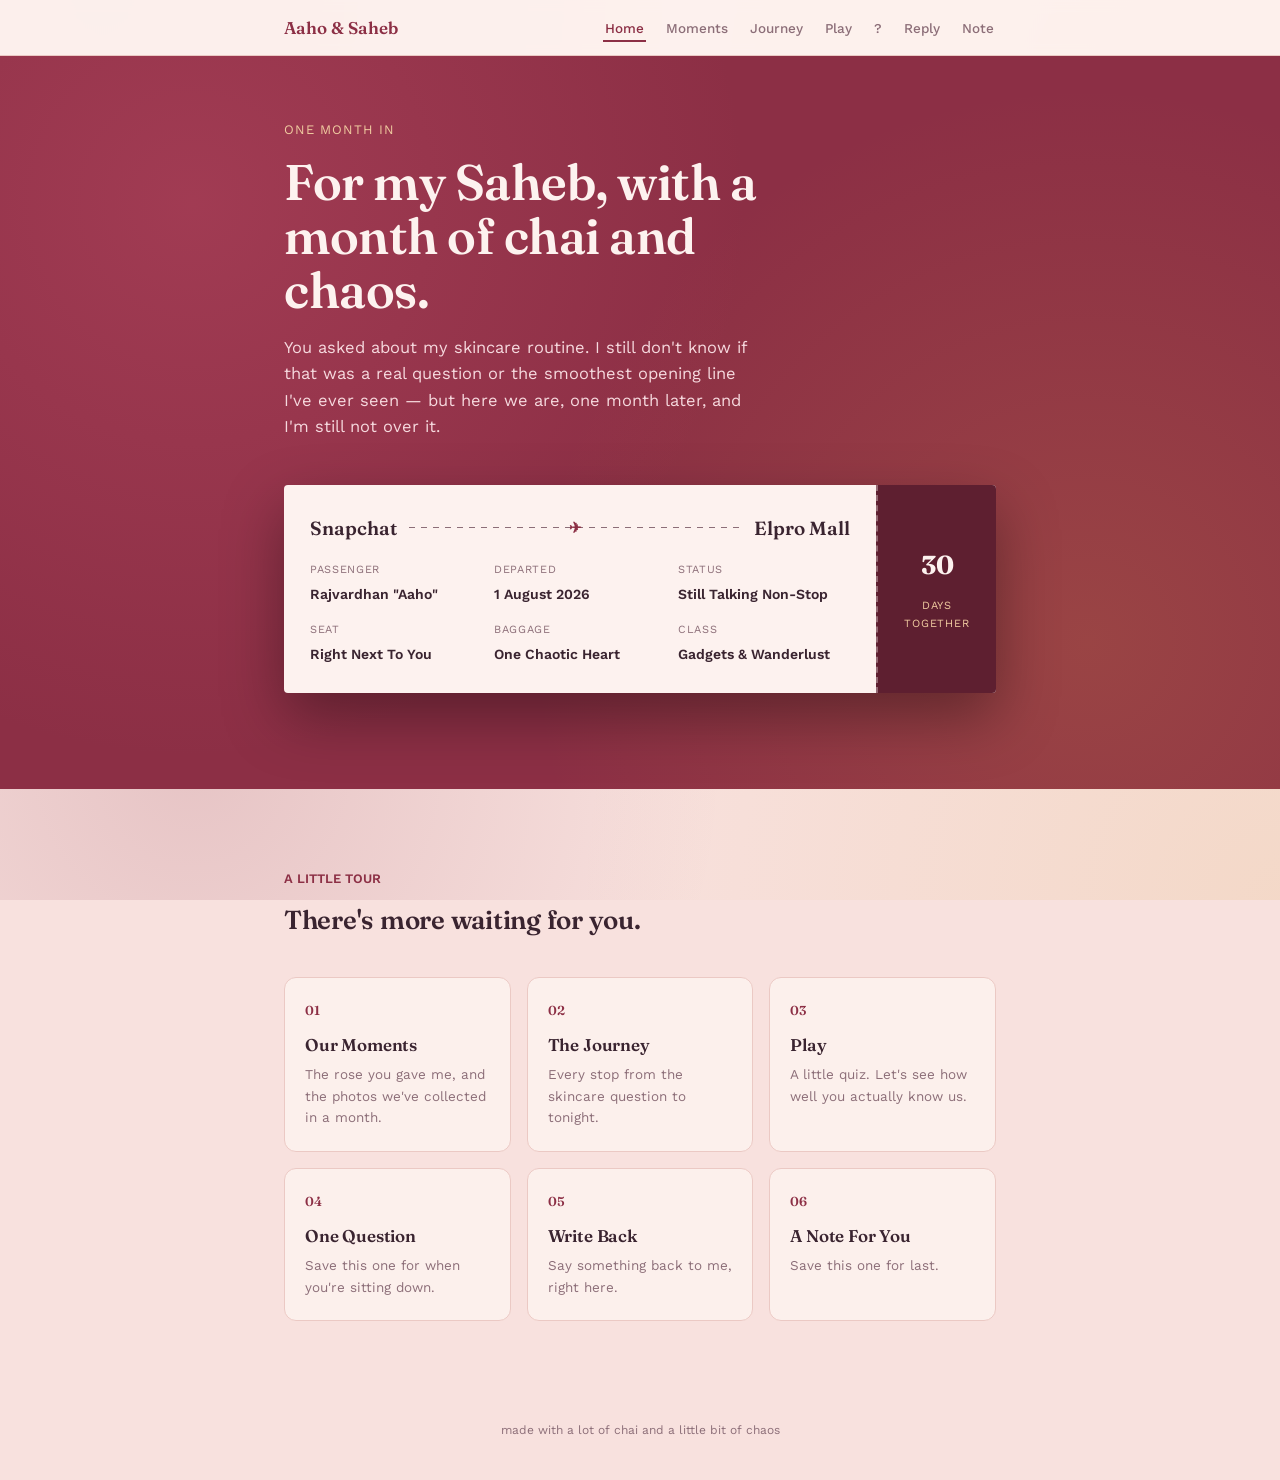
<file: index.html>
<!DOCTYPE html>
<html lang="en">
<head>
<meta charset="UTF-8">
<meta name="viewport" content="width=device-width, initial-scale=1.0">
<title>For Saheb</title>
<link rel="stylesheet" href="style.css">
<style>body{ --page-accent: var(--maroon); --page-wash: rgba(140,47,69,0.16); --page-wash-2: rgba(217,164,65,0.14); }</style>
</head>
<body>

<div class="hearts-bg" id="heartsBg"></div>

<nav class="site-nav">
  <div class="wrap">
    <div class="brand">Aaho & Saheb</div>
    <ul>
      <li><a href="index.html" class="active">Home</a></li>
      <li><a href="moments.html">Moments</a></li>
      <li><a href="journey.html">Journey</a></li>
      <li><a href="play.html">Play</a></li>
      <li><a href="propose.html">?</a></li>
      <li><a href="message.html">Reply</a></li>
      <li><a href="closing.html">Note</a></li>
    </ul>
  </div>
</nav>

<section class="hero">
  <div class="wrap">
    <div class="eyebrow">ONE MONTH IN</div>
    <h1>For my Saheb, with a month of chai and chaos.</h1>
    <p class="sub">You asked about my skincare routine. I still don't know if that was a real question or the smoothest opening line I've ever seen — but here we are, one month later, and I'm still not over it.</p>

    <div class="ticket">
      <div class="ticket-main">
        <div class="ticket-route">
          <span>Snapchat</span>
          <span class="line"></span>
          <span>Elpro Mall</span>
        </div>
        <div class="ticket-grid">
          <div class="ticket-field">
            <div class="label">PASSENGER</div>
            <div class="value">Rajvardhan "Aaho"</div>
          </div>
          <div class="ticket-field">
            <div class="label">DEPARTED</div>
            <div class="value">1 August 2026</div>
          </div>
          <div class="ticket-field">
            <div class="label">STATUS</div>
            <div class="value">Still Talking Non-Stop</div>
          </div>
          <div class="ticket-field">
            <div class="label">SEAT</div>
            <div class="value">Right Next To You</div>
          </div>
          <div class="ticket-field">
            <div class="label">BAGGAGE</div>
            <div class="value">One Chaotic Heart</div>
          </div>
          <div class="ticket-field">
            <div class="label">CLASS</div>
            <div class="value">Gadgets & Wanderlust</div>
          </div>
        </div>
      </div>
      <div class="ticket-stub">
        <div class="stub-num">30</div>
        <div class="stub-label">DAYS<br>TOGETHER</div>
      </div>
    </div>
  </div>
</section>

<section class="home-preview">
  <div class="wrap">
    <div class="page-band" style="padding:0;">
      <div class="kicker">A LITTLE TOUR</div>
      <h1 style="font-size:26px;">There's more waiting for you.</h1>
    </div>
    <div class="preview-grid">
      <a class="preview-card" href="moments.html">
        <div class="num">01</div>
        <h3>Our Moments</h3>
        <p>The rose you gave me, and the photos we've collected in a month.</p>
      </a>
      <a class="preview-card" href="journey.html">
        <div class="num">02</div>
        <h3>The Journey</h3>
        <p>Every stop from the skincare question to tonight.</p>
      </a>
      <a class="preview-card" href="play.html">
        <div class="num">03</div>
        <h3>Play</h3>
        <p>A little quiz. Let's see how well you actually know us.</p>
      </a>
      <a class="preview-card" href="propose.html">
        <div class="num">04</div>
        <h3>One Question</h3>
        <p>Save this one for when you're sitting down.</p>
      </a>
      <a class="preview-card" href="message.html">
        <div class="num">05</div>
        <h3>Write Back</h3>
        <p>Say something back to me, right here.</p>
      </a>
      <a class="preview-card" href="closing.html">
        <div class="num">06</div>
        <h3>A Note For You</h3>
        <p>Save this one for last.</p>
      </a>
    </div>
  </div>
</section>

<footer class="credit">made with a lot of chai and a little bit of chaos</footer>

<script src="hearts.js"></script>
</body>
</html>
</file>
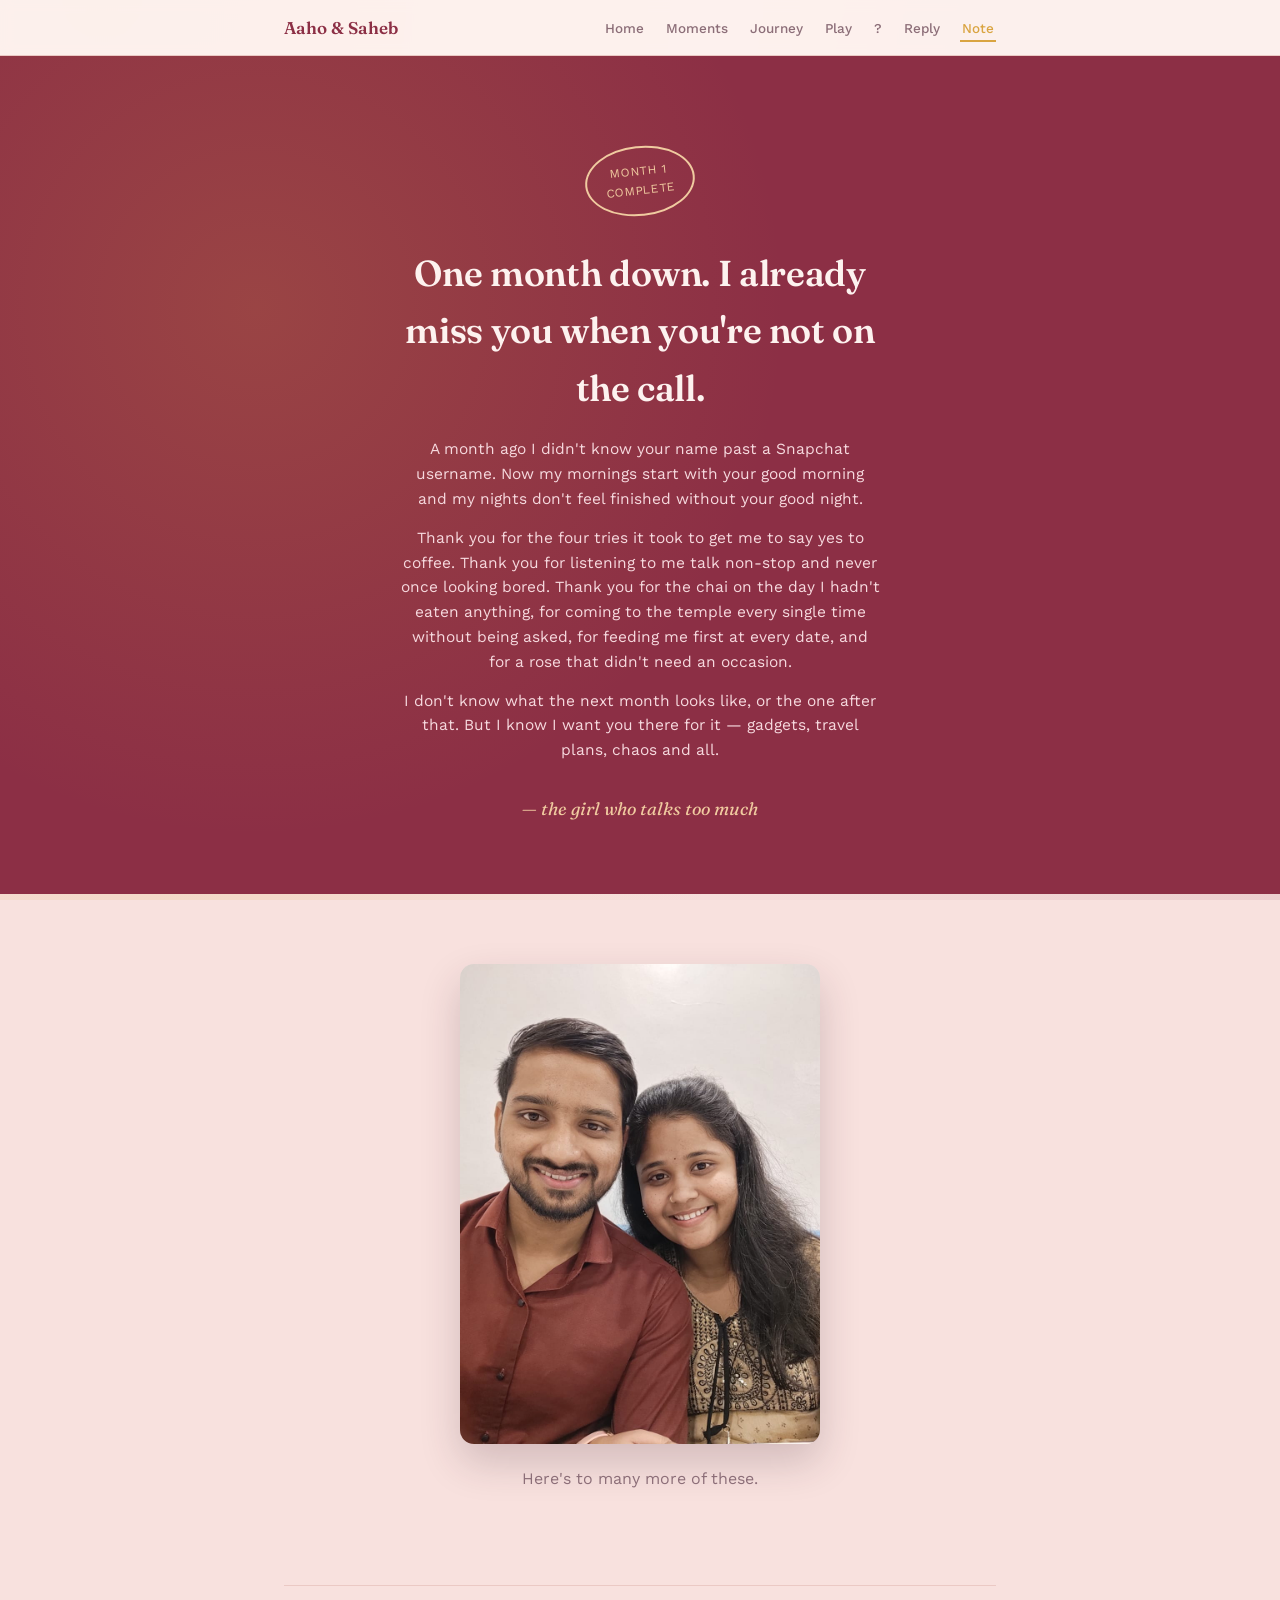
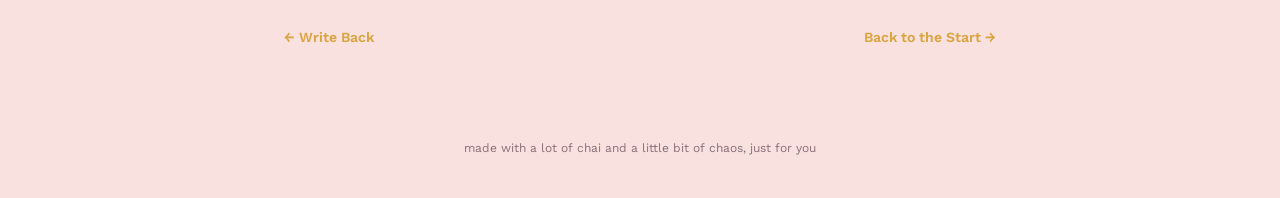
<file: closing.html>
<!DOCTYPE html>
<html lang="en">
<head>
<meta charset="UTF-8">
<meta name="viewport" content="width=device-width, initial-scale=1.0">
<title>A Note For You — Saheb</title>
<link rel="stylesheet" href="style.css">
<style>body{ --page-accent: var(--gold); --page-wash: rgba(217,164,65,0.18); --page-wash-2: rgba(140,47,69,0.10); }</style>
</head>
<body>

<div class="hearts-bg" id="heartsBg"></div>

<nav class="site-nav">
  <div class="wrap">
    <div class="brand">Aaho & Saheb</div>
    <ul>
      <li><a href="index.html">Home</a></li>
      <li><a href="moments.html">Moments</a></li>
      <li><a href="journey.html">Journey</a></li>
      <li><a href="play.html">Play</a></li>
      <li><a href="propose.html">?</a></li>
      <li><a href="message.html">Reply</a></li>
      <li><a href="closing.html" class="active">Note</a></li>
    </ul>
  </div>
</nav>

<section class="closing-hero">
  <div class="wrap">
    <div class="stamp">MONTH 1<br>COMPLETE</div>
    <h1>One month down. I already miss you when you're not on the call.</h1>
    <p>A month ago I didn't know your name past a Snapchat username. Now my mornings start with your good morning and my nights don't feel finished without your good night.</p>
    <p style="margin-top:14px;">Thank you for the four tries it took to get me to say yes to coffee. Thank you for listening to me talk non-stop and never once looking bored. Thank you for the chai on the day I hadn't eaten anything, for coming to the temple every single time without being asked, for feeding me first at every date, and for a rose that didn't need an occasion.</p>
    <p style="margin-top:14px;">I don't know what the next month looks like, or the one after that. But I know I want you there for it — gadgets, travel plans, chaos and all.</p>
    <p class="sign">— the girl who talks too much</p>
  </div>
</section>

<section class="closing-photo">
  <div class="wrap">
    <div class="photo"><img src="images/first-photo.jpg" alt="Our first photo together"></div>
    <p>Here's to many more of these.</p>
  </div>
</section>

<div class="wrap">
  <div class="page-turn">
    <a href="message.html">← Write Back</a>
    <a class="next" href="index.html">Back to the Start →</a>
  </div>
</div>

<footer class="credit">made with a lot of chai and a little bit of chaos, just for you</footer>

<script src="hearts.js"></script>
</body>
</html>
</file>
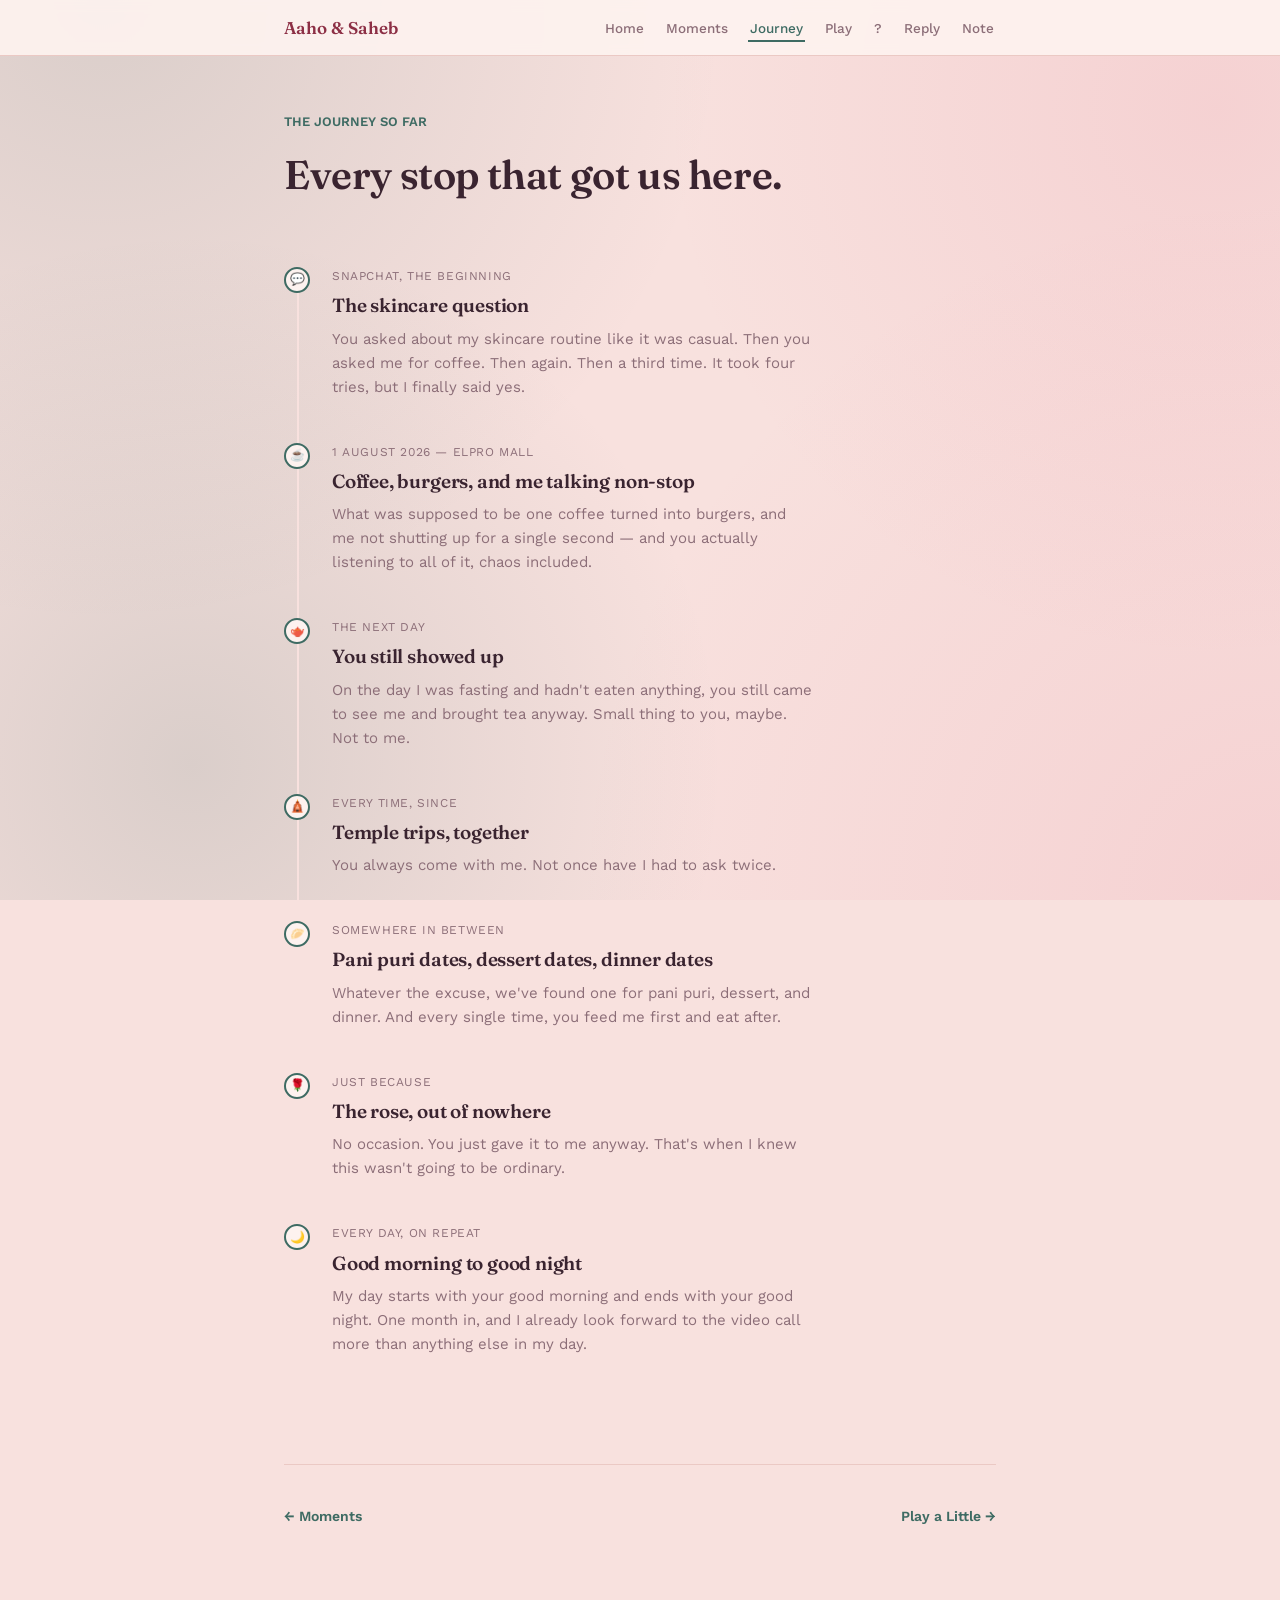
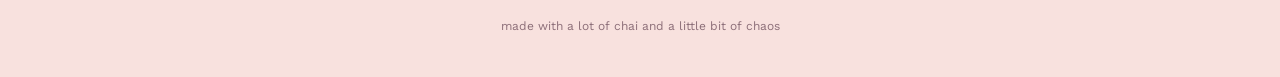
<file: journey.html>
<!DOCTYPE html>
<html lang="en">
<head>
<meta charset="UTF-8">
<meta name="viewport" content="width=device-width, initial-scale=1.0">
<title>The Journey — For Saheb</title>
<link rel="stylesheet" href="style.css">
<style>body{ --page-accent: var(--teal); --page-wash: rgba(62,107,99,0.16); --page-wash-2: rgba(224,96,125,0.12); }</style>
</head>
<body>

<div class="hearts-bg" id="heartsBg"></div>

<nav class="site-nav">
  <div class="wrap">
    <div class="brand">Aaho & Saheb</div>
    <ul>
      <li><a href="index.html">Home</a></li>
      <li><a href="moments.html">Moments</a></li>
      <li><a href="journey.html" class="active">Journey</a></li>
      <li><a href="play.html">Play</a></li>
      <li><a href="propose.html">?</a></li>
      <li><a href="message.html">Reply</a></li>
      <li><a href="closing.html">Note</a></li>
    </ul>
  </div>
</nav>

<div class="wrap">
  <div class="page-band">
    <div class="kicker">THE JOURNEY SO FAR</div>
    <h1>Every stop that got us here.</h1>
  </div>

  <div class="journey">
    <div class="stop">
      <div class="dot">💬</div>
      <div>
        <div class="stop-date">SNAPCHAT, THE BEGINNING</div>
        <h3>The skincare question</h3>
        <p>You asked about my skincare routine like it was casual. Then you asked me for coffee. Then again. Then a third time. It took four tries, but I finally said yes.</p>
      </div>
    </div>

    <div class="stop">
      <div class="dot">☕</div>
      <div>
        <div class="stop-date">1 AUGUST 2026 — ELPRO MALL</div>
        <h3>Coffee, burgers, and me talking non-stop</h3>
        <p>What was supposed to be one coffee turned into burgers, and me not shutting up for a single second — and you actually listening to all of it, chaos included.</p>
      </div>
    </div>

    <div class="stop">
      <div class="dot">🫖</div>
      <div>
        <div class="stop-date">THE NEXT DAY</div>
        <h3>You still showed up</h3>
        <p>On the day I was fasting and hadn't eaten anything, you still came to see me and brought tea anyway. Small thing to you, maybe. Not to me.</p>
      </div>
    </div>

    <div class="stop">
      <div class="dot">🛕</div>
      <div>
        <div class="stop-date">EVERY TIME, SINCE</div>
        <h3>Temple trips, together</h3>
        <p>You always come with me. Not once have I had to ask twice.</p>
      </div>
    </div>

    <div class="stop">
      <div class="dot">🥟</div>
      <div>
        <div class="stop-date">SOMEWHERE IN BETWEEN</div>
        <h3>Pani puri dates, dessert dates, dinner dates</h3>
        <p>Whatever the excuse, we've found one for pani puri, dessert, and dinner. And every single time, you feed me first and eat after.</p>
      </div>
    </div>

    <div class="stop">
      <div class="dot">🌹</div>
      <div>
        <div class="stop-date">JUST BECAUSE</div>
        <h3>The rose, out of nowhere</h3>
        <p>No occasion. You just gave it to me anyway. That's when I knew this wasn't going to be ordinary.</p>
      </div>
    </div>

    <div class="stop">
      <div class="dot">🌙</div>
      <div>
        <div class="stop-date">EVERY DAY, ON REPEAT</div>
        <h3>Good morning to good night</h3>
        <p>My day starts with your good morning and ends with your good night. One month in, and I already look forward to the video call more than anything else in my day.</p>
      </div>
    </div>
  </div>

  <div class="page-turn">
    <a href="moments.html">← Moments</a>
    <a class="next" href="play.html">Play a Little →</a>
  </div>
</div>

<footer class="credit">made with a lot of chai and a little bit of chaos</footer>

<script src="hearts.js"></script>
</body>
</html>
</file>
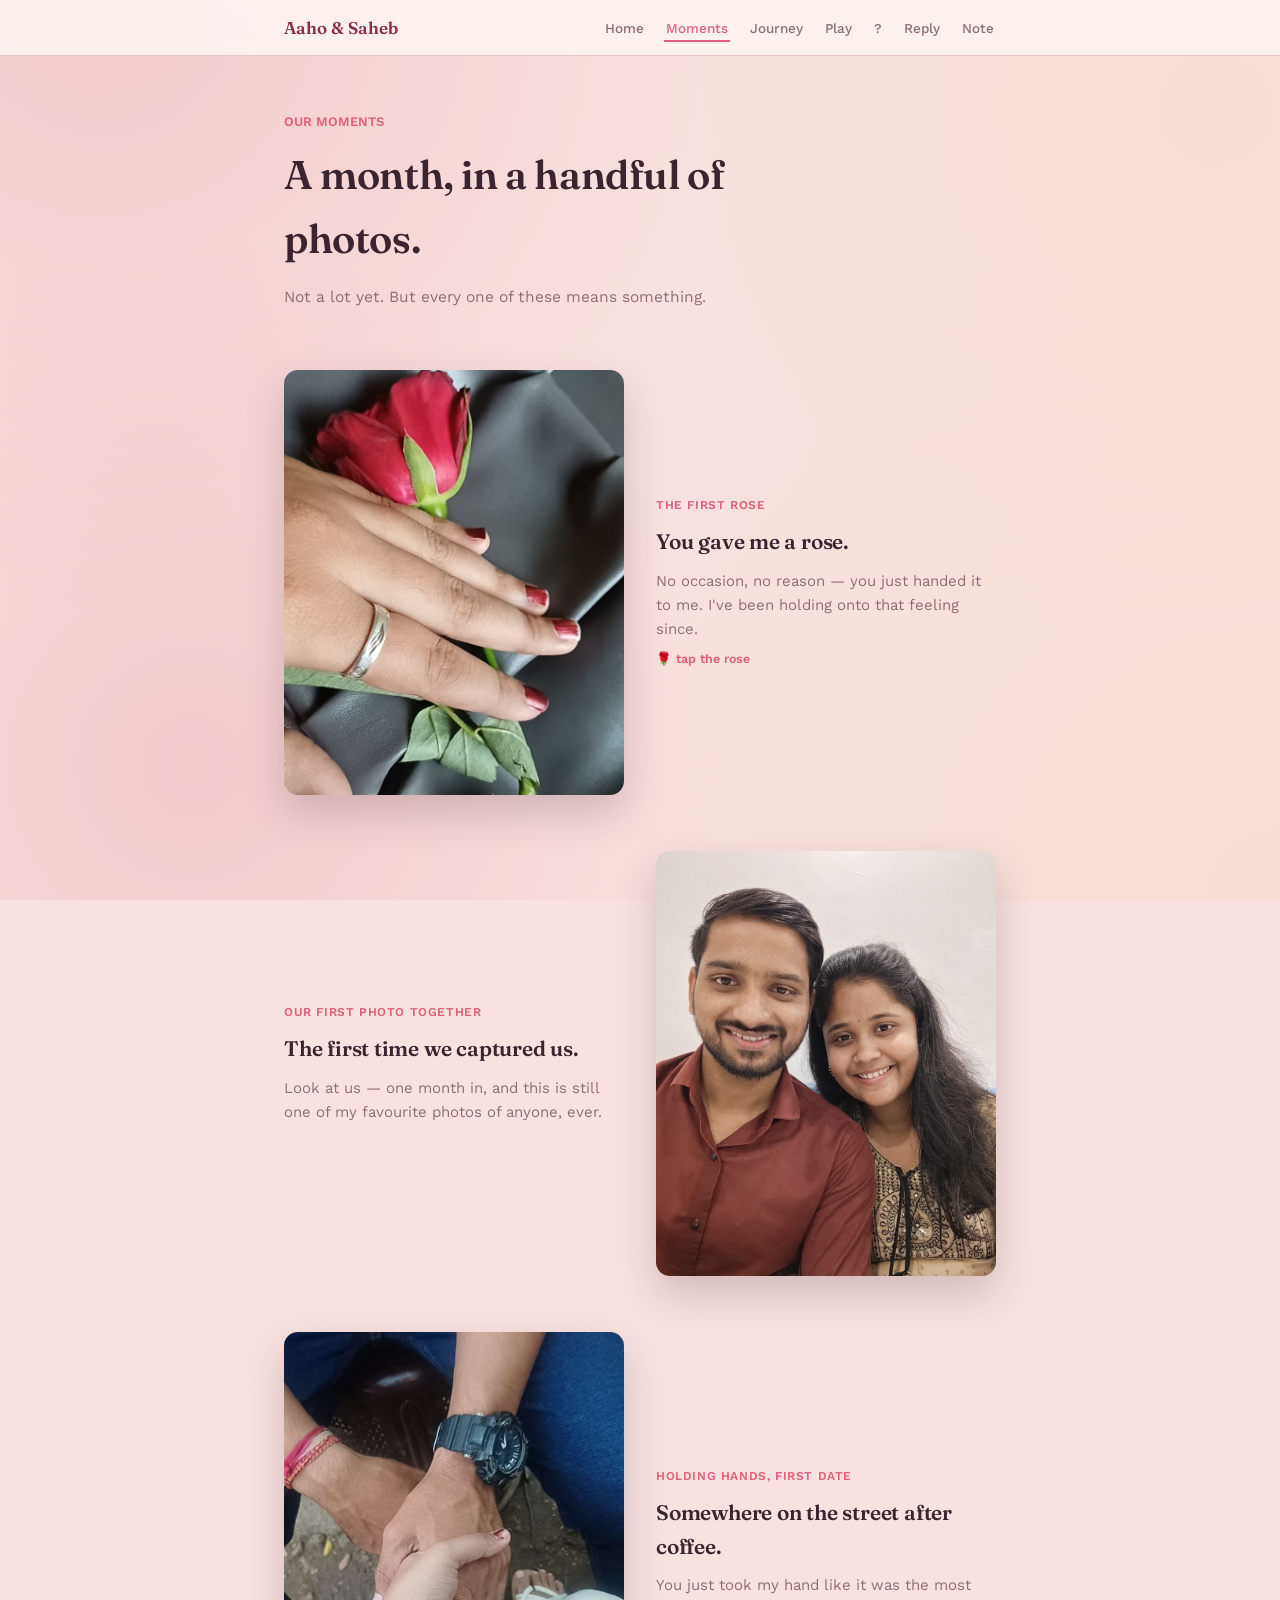
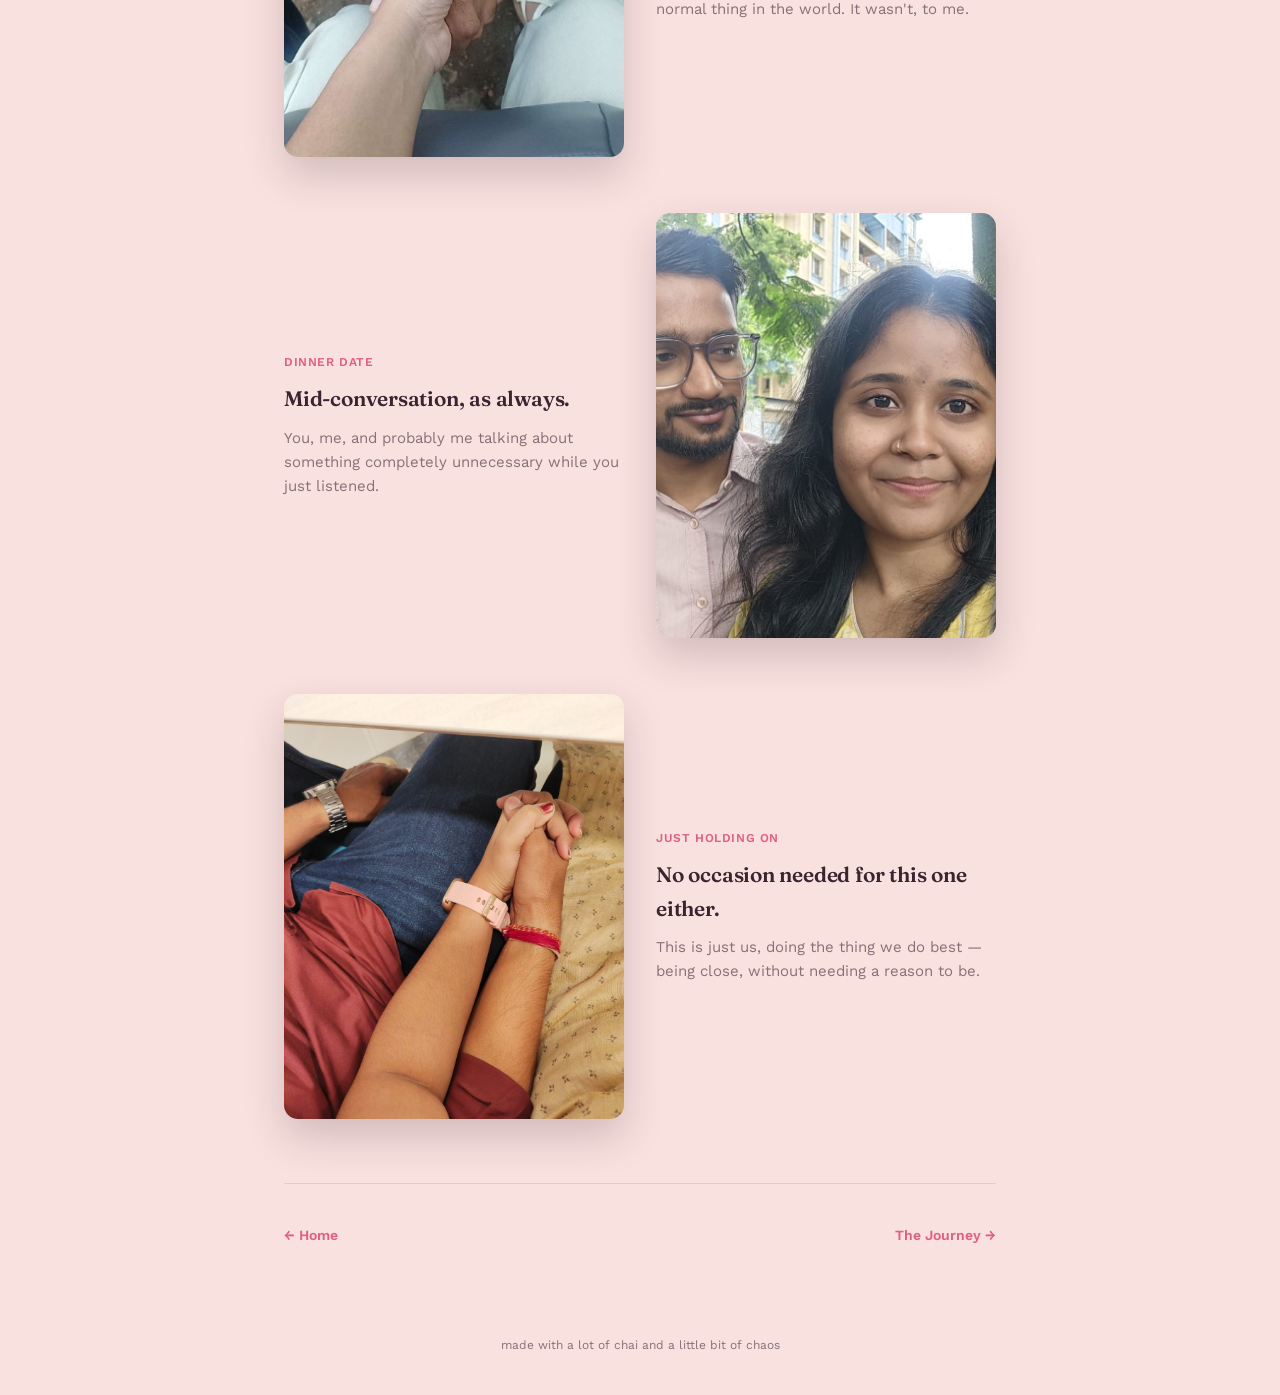
<file: moments.html>
<!DOCTYPE html>
<html lang="en">
<head>
<meta charset="UTF-8">
<meta name="viewport" content="width=device-width, initial-scale=1.0">
<title>Our Moments — For Saheb</title>
<link rel="stylesheet" href="style.css">
<style>body{ --page-accent: var(--rose); --page-wash: rgba(224,96,125,0.18); --page-wash-2: rgba(240,203,160,0.16); }</style>
</head>
<body>

<div class="hearts-bg" id="heartsBg"></div>

<nav class="site-nav">
  <div class="wrap">
    <div class="brand">Aaho & Saheb</div>
    <ul>
      <li><a href="index.html">Home</a></li>
      <li><a href="moments.html" class="active">Moments</a></li>
      <li><a href="journey.html">Journey</a></li>
      <li><a href="play.html">Play</a></li>
      <li><a href="propose.html">?</a></li>
      <li><a href="message.html">Reply</a></li>
      <li><a href="closing.html">Note</a></li>
    </ul>
  </div>
</nav>

<div class="wrap">
  <div class="page-band">
    <div class="kicker">OUR MOMENTS</div>
    <h1>A month, in a handful of photos.</h1>
    <p>Not a lot yet. But every one of these means something.</p>
  </div>

  <div class="gallery">
    <div class="gallery-item">
      <div class="photo tappable" id="roseTap"><img src="images/rose.jpg" alt="The rose he gave her"></div>
      <div>
        <div class="cap-tag">THE FIRST ROSE</div>
        <h3>You gave me a rose.</h3>
        <p>No occasion, no reason — you just handed it to me. I've been holding onto that feeling since.</p>
        <div class="tap-hint">🌹 tap the rose</div>
      </div>
    </div>

    <div class="gallery-item">
      <div class="photo"><img src="images/first-photo.jpg" alt="Their first photo together"></div>
      <div>
        <div class="cap-tag">OUR FIRST PHOTO TOGETHER</div>
        <h3>The first time we captured us.</h3>
        <p>Look at us — one month in, and this is still one of my favourite photos of anyone, ever.</p>
      </div>
    </div>

    <div class="gallery-item">
      <div class="photo"><img src="images/first-date-hands.jpg" alt="Holding hands on their first date"></div>
      <div>
        <div class="cap-tag">HOLDING HANDS, FIRST DATE</div>
        <h3>Somewhere on the street after coffee.</h3>
        <p>You just took my hand like it was the most normal thing in the world. It wasn't, to me.</p>
      </div>
    </div>

    <div class="gallery-item">
      <div class="photo"><img src="images/dinner-date.jpg" alt="On their dinner date"></div>
      <div>
        <div class="cap-tag">DINNER DATE</div>
        <h3>Mid-conversation, as always.</h3>
        <p>You, me, and probably me talking about something completely unnecessary while you just listened.</p>
      </div>
    </div>

    <div class="gallery-item">
      <div class="photo"><img src="images/holding-hands.jpg" alt="Holding hands"></div>
      <div>
        <div class="cap-tag">JUST HOLDING ON</div>
        <h3>No occasion needed for this one either.</h3>
        <p>This is just us, doing the thing we do best — being close, without needing a reason to be.</p>
      </div>
    </div>
  </div>

  <div class="page-turn">
    <a href="index.html">← Home</a>
    <a class="next" href="journey.html">The Journey →</a>
  </div>
</div>

<footer class="credit">made with a lot of chai and a little bit of chaos</footer>

<script src="hearts.js"></script>
<script>
  document.getElementById('roseTap').addEventListener('click', function(e){
    burstHeartsAt(e.clientX, e.clientY);
  });
</script>
</body>
</html>
</file>
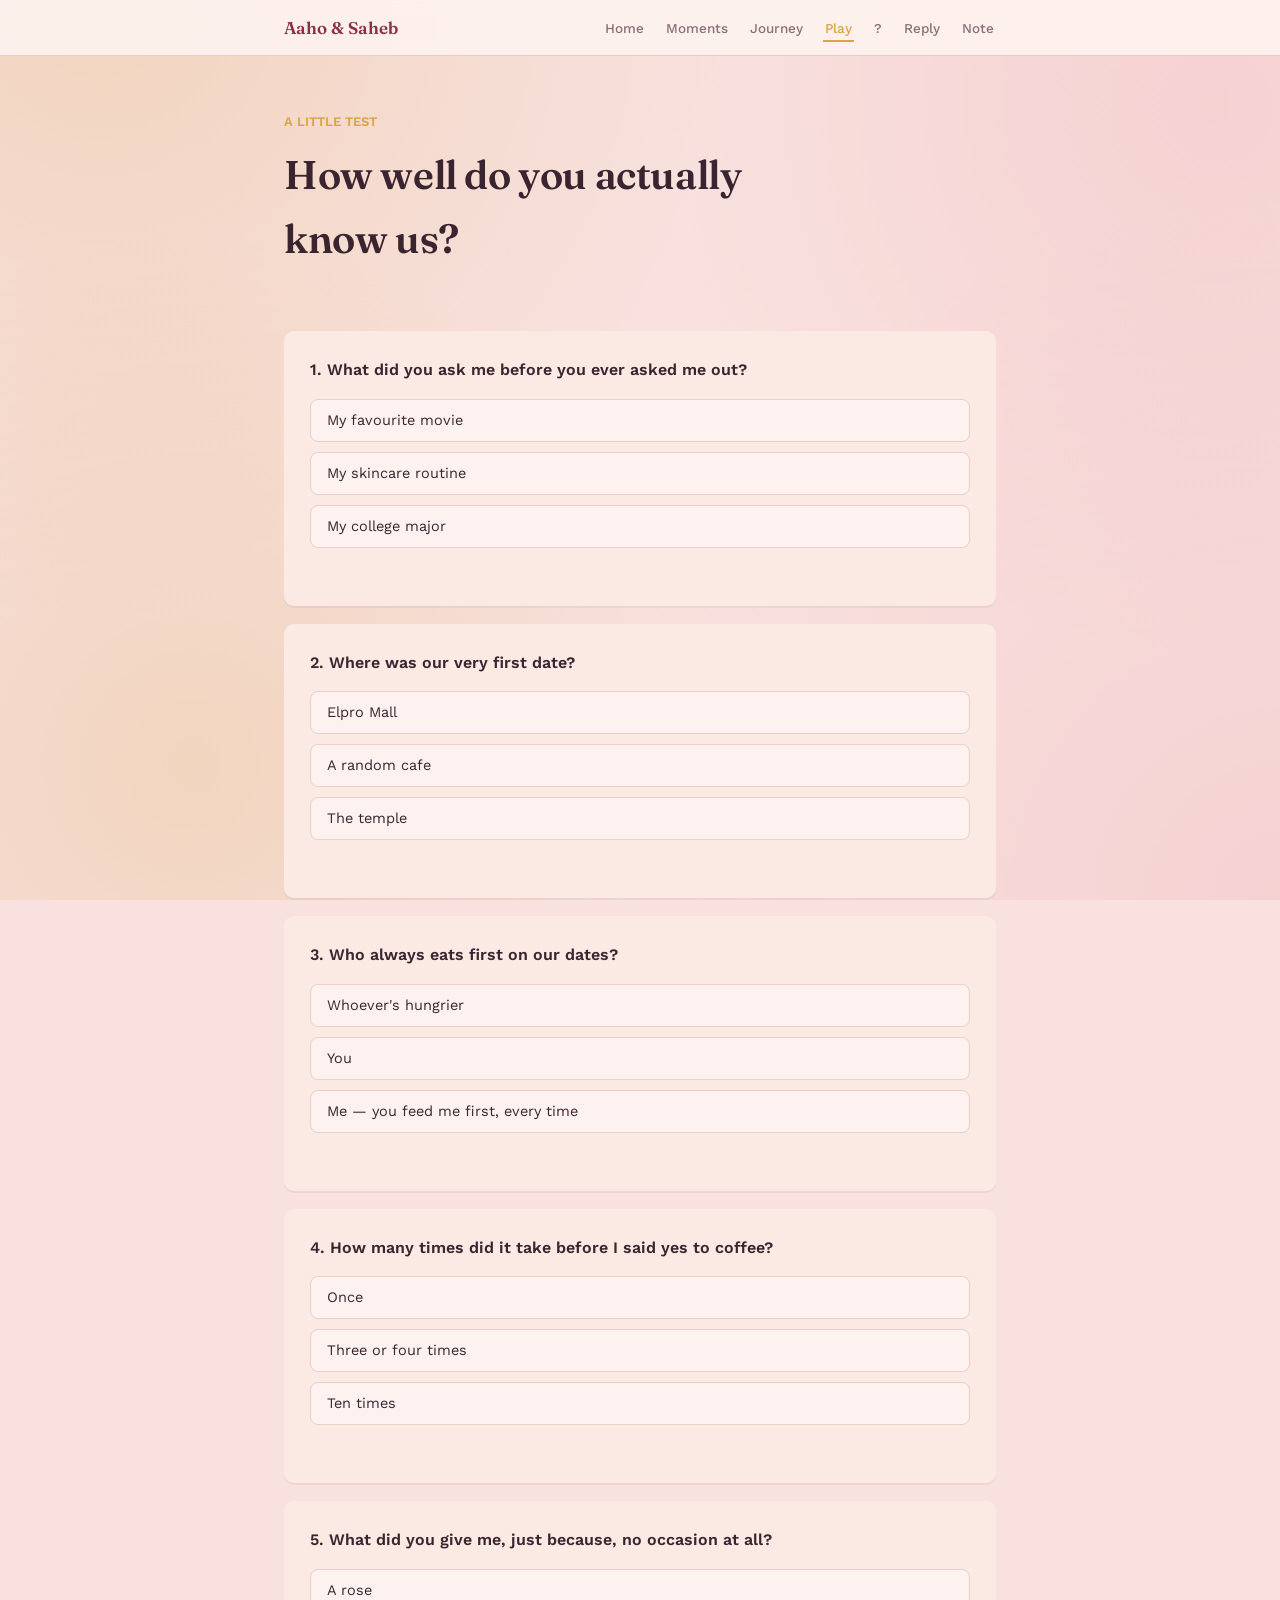
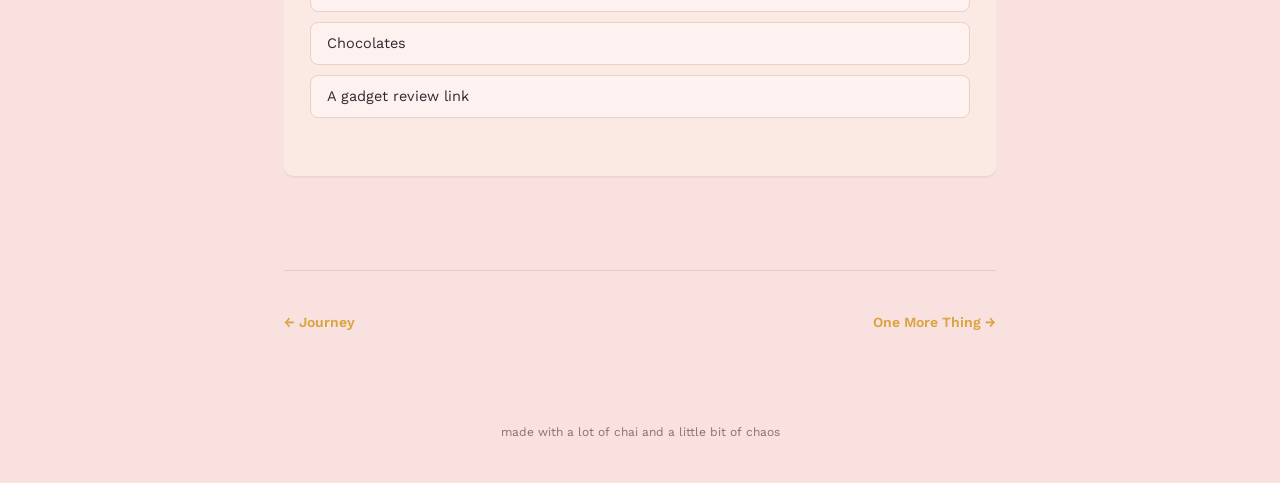
<file: play.html>
<!DOCTYPE html>
<html lang="en">
<head>
<meta charset="UTF-8">
<meta name="viewport" content="width=device-width, initial-scale=1.0">
<title>Play — For Saheb</title>
<link rel="stylesheet" href="style.css">
<style>body{ --page-accent: var(--gold); --page-wash: rgba(217,164,65,0.20); --page-wash-2: rgba(224,96,125,0.12); }</style>
</head>
<body>

<div class="hearts-bg" id="heartsBg"></div>

<nav class="site-nav">
  <div class="wrap">
    <div class="brand">Aaho & Saheb</div>
    <ul>
      <li><a href="index.html">Home</a></li>
      <li><a href="moments.html">Moments</a></li>
      <li><a href="journey.html">Journey</a></li>
      <li><a href="play.html" class="active">Play</a></li>
      <li><a href="propose.html">?</a></li>
      <li><a href="message.html">Reply</a></li>
      <li><a href="closing.html">Note</a></li>
    </ul>
  </div>
</nav>

<div class="wrap">
  <div class="page-band">
    <div class="kicker">A LITTLE TEST</div>
    <h1>How well do you actually know us?</h1>
  </div>

  <div class="quiz">
    <div class="quiz-card" data-answer="1">
      <p class="q">1. What did you ask me before you ever asked me out?</p>
      <div class="options">
        <button class="opt">My favourite movie</button>
        <button class="opt">My skincare routine</button>
        <button class="opt">My college major</button>
      </div>
      <div class="feedback"></div>
    </div>

    <div class="quiz-card" data-answer="0">
      <p class="q">2. Where was our very first date?</p>
      <div class="options">
        <button class="opt">Elpro Mall</button>
        <button class="opt">A random cafe</button>
        <button class="opt">The temple</button>
      </div>
      <div class="feedback"></div>
    </div>

    <div class="quiz-card" data-answer="2">
      <p class="q">3. Who always eats first on our dates?</p>
      <div class="options">
        <button class="opt">Whoever's hungrier</button>
        <button class="opt">You</button>
        <button class="opt">Me — you feed me first, every time</button>
      </div>
      <div class="feedback"></div>
    </div>

    <div class="quiz-card" data-answer="1">
      <p class="q">4. How many times did it take before I said yes to coffee?</p>
      <div class="options">
        <button class="opt">Once</button>
        <button class="opt">Three or four times</button>
        <button class="opt">Ten times</button>
      </div>
      <div class="feedback"></div>
    </div>

    <div class="quiz-card" data-answer="0">
      <p class="q">5. What did you give me, just because, no occasion at all?</p>
      <div class="options">
        <button class="opt">A rose</button>
        <button class="opt">Chocolates</button>
        <button class="opt">A gadget review link</button>
      </div>
      <div class="feedback"></div>
    </div>

    <p class="score-line" id="scoreLine"></p>
  </div>

  <div class="page-turn">
    <a href="journey.html">← Journey</a>
    <a class="next" href="propose.html">One More Thing →</a>
  </div>
</div>

<footer class="credit">made with a lot of chai and a little bit of chaos</footer>

<script src="hearts.js"></script>
<script>
  const cards = document.querySelectorAll('.quiz-card');
  cards.forEach(card => {
    const correctIndex = parseInt(card.dataset.answer, 10);
    const opts = card.querySelectorAll('.opt');
    const feedback = card.querySelector('.feedback');
    opts.forEach((opt, i) => {
      opt.addEventListener('click', () => {
        opts.forEach(o => o.disabled = true);
        if (i === correctIndex) {
          opt.classList.add('correct');
          feedback.textContent = "Yep. You know us. 💛";
        } else {
          opt.classList.add('wrong');
          opts[correctIndex].classList.add('correct');
          feedback.textContent = "Close — but not quite.";
        }
        checkDone();
      });
    });
  });

  function checkDone(){
    const allAnswered = [...cards].every(card => card.querySelectorAll('.opt')[0].disabled);
    if (allAnswered) {
      document.getElementById('scoreLine').textContent =
        "You got it mostly right — proof you've actually been paying attention this month.";
      celebrateWithHearts();
    }
  }
</script>
</body>
</html>
</file>
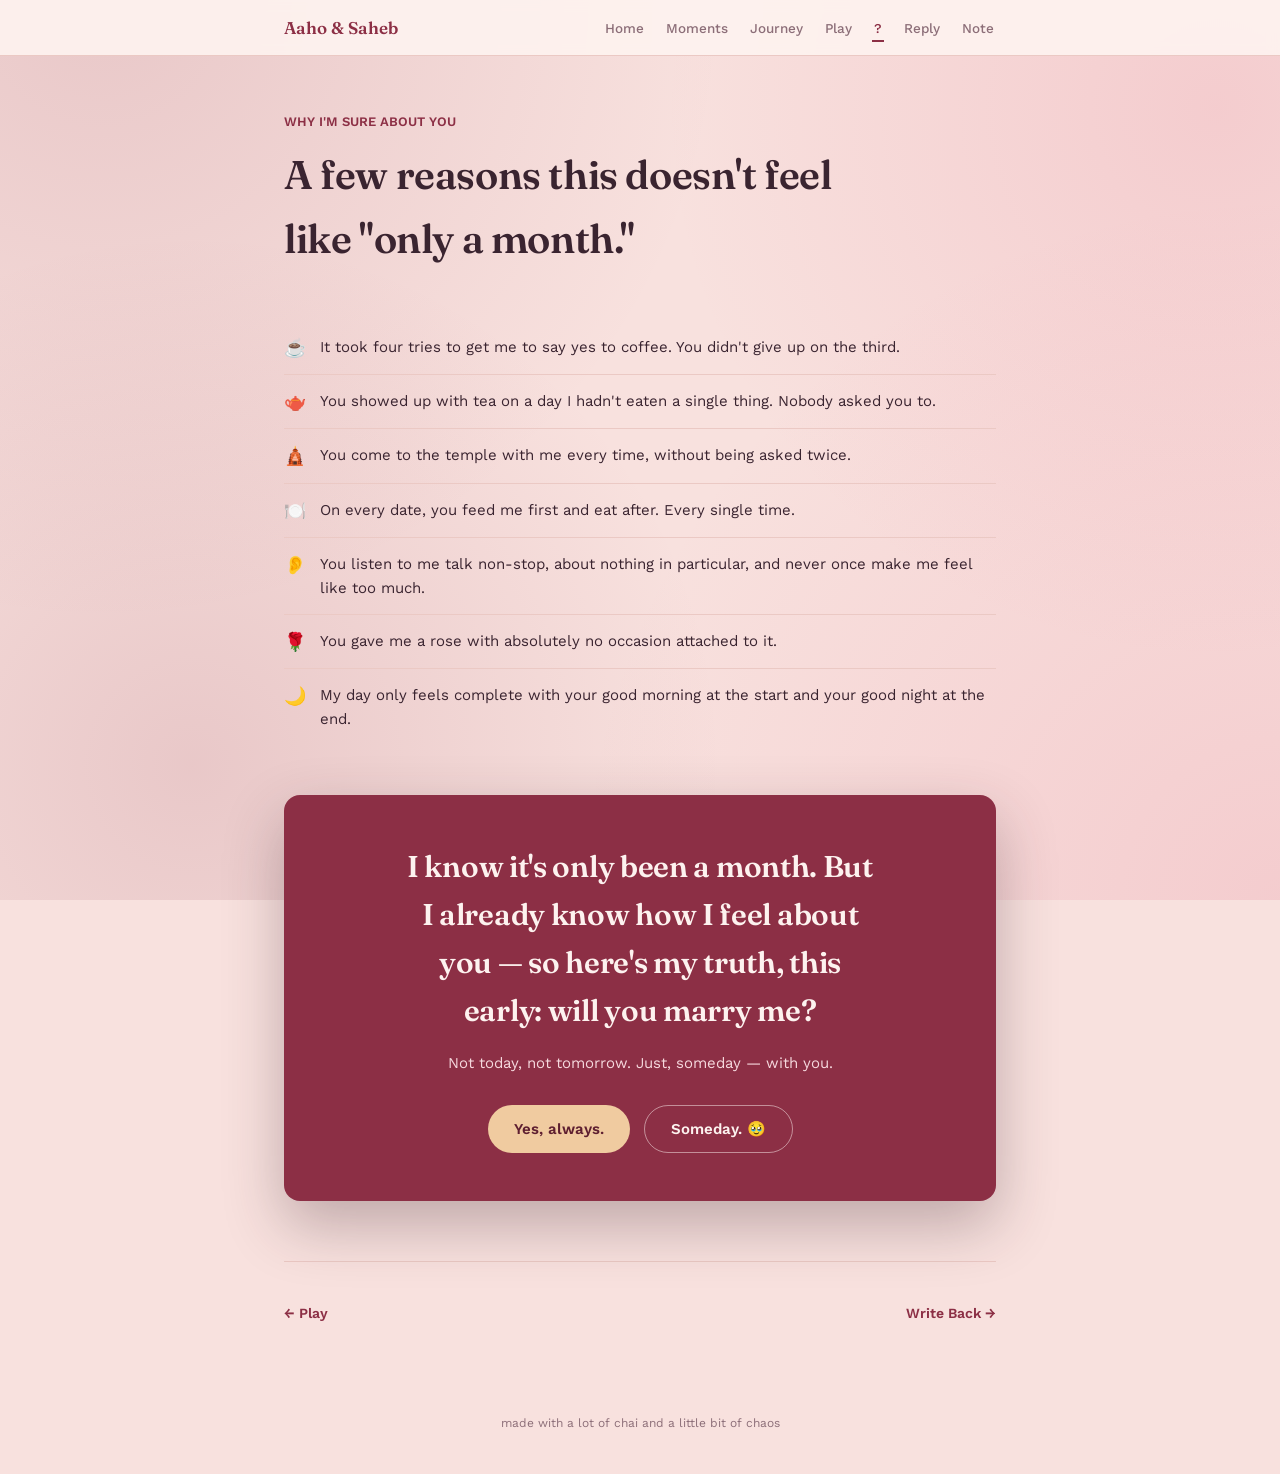
<file: propose.html>
<!DOCTYPE html>
<html lang="en">
<head>
<meta charset="UTF-8">
<meta name="viewport" content="width=device-width, initial-scale=1.0">
<title>One Question — For Saheb</title>
<link rel="stylesheet" href="style.css">
<style>body{ --page-accent: var(--maroon); --page-wash: rgba(140,47,69,0.14); --page-wash-2: rgba(224,96,125,0.16); }</style>
</head>
<body>

<div class="hearts-bg" id="heartsBg"></div>

<nav class="site-nav">
  <div class="wrap">
    <div class="brand">Aaho & Saheb</div>
    <ul>
      <li><a href="index.html">Home</a></li>
      <li><a href="moments.html">Moments</a></li>
      <li><a href="journey.html">Journey</a></li>
      <li><a href="play.html">Play</a></li>
      <li><a href="propose.html" class="active">?</a></li>
      <li><a href="message.html">Reply</a></li>
      <li><a href="closing.html">Note</a></li>
    </ul>
  </div>
</nav>

<div class="wrap">
  <div class="page-band">
    <div class="kicker">WHY I'M SURE ABOUT YOU</div>
    <h1>A few reasons this doesn't feel like "only a month."</h1>
  </div>

  <div class="proof-list">
    <div class="proof-item">
      <div class="icon">☕</div>
      <p>It took four tries to get me to say yes to coffee. You didn't give up on the third.</p>
    </div>
    <div class="proof-item">
      <div class="icon">🫖</div>
      <p>You showed up with tea on a day I hadn't eaten a single thing. Nobody asked you to.</p>
    </div>
    <div class="proof-item">
      <div class="icon">🛕</div>
      <p>You come to the temple with me every time, without being asked twice.</p>
    </div>
    <div class="proof-item">
      <div class="icon">🍽️</div>
      <p>On every date, you feed me first and eat after. Every single time.</p>
    </div>
    <div class="proof-item">
      <div class="icon">👂</div>
      <p>You listen to me talk non-stop, about nothing in particular, and never once make me feel like too much.</p>
    </div>
    <div class="proof-item">
      <div class="icon">🌹</div>
      <p>You gave me a rose with absolutely no occasion attached to it.</p>
    </div>
    <div class="proof-item">
      <div class="icon">🌙</div>
      <p>My day only feels complete with your good morning at the start and your good night at the end.</p>
    </div>
  </div>

  <div class="propose-box">
    <h2>I know it's only been a month. But I already know how I feel about you — so here's my truth, this early: will you marry me?</h2>
    <p>Not today, not tomorrow. Just, someday — with you.</p>
    <div class="propose-buttons">
      <button class="propose-btn yes" id="btnYes">Yes, always.</button>
      <button class="propose-btn later" id="btnLater">Someday. 🥹</button>
    </div>
    <div class="propose-response" id="proposeResponse"></div>
  </div>

  <div class="page-turn">
    <a href="play.html">← Play</a>
    <a class="next" href="message.html">Write Back →</a>
  </div>
</div>

<footer class="credit">made with a lot of chai and a little bit of chaos</footer>

<script src="hearts.js"></script>
<script>
  const responseBox = document.getElementById('proposeResponse');
  document.getElementById('btnYes').addEventListener('click', function(e){
    responseBox.textContent = "I can't wait for that day. Until then, I'll take every day with you that I can get.";
    responseBox.classList.add('show');
    burstHeartsAt(e.clientX, e.clientY);
    celebrateWithHearts(30);
  });
  document.getElementById('btnLater').addEventListener('click', function(e){
    responseBox.textContent = "Take your time. I'm not going anywhere either.";
    responseBox.classList.add('show');
    burstHeartsAt(e.clientX, e.clientY);
  });
</script>
</body>
</html>
</file>
<file: style.css>
@import url('https://fonts.googleapis.com/css2?family=Fraunces:opsz,wght@9..144,400;9..144,500;9..144,600;9..144,700&family=Work+Sans:wght@400;500;600&display=swap');

:root{
  --ivory: #FDF2EF;
  --ivory-2: #F8E1DE;
  --maroon: #8C2F45;
  --maroon-deep: #5E1F30;
  --rose: #E0607D;
  --rose-soft: #F6D9DE;
  --gold: #D9A441;
  --gold-soft: #F0CBA0;
  --teal: #3E6B63;
  --teal-soft: #DCEFE9;
  --ink: #3A2430;
  --ink-soft: #8C6E78;
  --page-accent: var(--maroon);
}

*{box-sizing:border-box; margin:0; padding:0;}
html{ scroll-behavior:smooth; }

body{
  --page-wash: rgba(224,96,125,0.14);
  --page-wash-2: rgba(217,164,65,0.12);
  background:
    radial-gradient(circle at 8% 0%, var(--page-wash) 0%, transparent 42%),
    radial-gradient(circle at 95% 12%, var(--page-wash-2) 0%, transparent 38%),
    radial-gradient(circle at 15% 85%, var(--page-wash) 0%, transparent 40%),
    radial-gradient(circle at 100% 100%, var(--page-wash-2) 0%, transparent 45%),
    var(--ivory-2);
  background-attachment: fixed;
  color: var(--ink);
  font-family: 'Work Sans', sans-serif;
  line-height: 1.6;
  -webkit-font-smoothing: antialiased;
  position: relative;
}

h1,h2,h3, .display{
  font-family: 'Fraunces', serif;
  font-weight: 600;
  letter-spacing: -0.01em;
}

.wrap{ max-width: 760px; margin: 0 auto; padding: 0 24px; position: relative; z-index: 1; }
a{ color: inherit; }

/* ---------- FLOATING HEARTS ---------- */
.hearts-bg{
  position: fixed; inset: 0; pointer-events: none; overflow: hidden; z-index: 0;
}
.heart-particle{
  position: absolute;
  bottom: -40px;
  color: var(--rose);
  opacity: 0.35;
  animation-name: floatUp;
  animation-timing-function: linear;
  animation-iteration-count: infinite;
  will-change: transform, opacity;
}
@keyframes floatUp{
  0%{ transform: translateY(0) rotate(0deg); opacity: 0; }
  10%{ opacity: 0.45; }
  90%{ opacity: 0.3; }
  100%{ transform: translateY(-115vh) rotate(25deg); opacity: 0; }
}

.heart-burst{
  position: fixed;
  pointer-events: none;
  z-index: 999;
  color: var(--rose);
  animation-name: burstUp;
  animation-timing-function: ease-out;
  animation-fill-mode: forwards;
}
@keyframes burstUp{
  0%{ transform: translate(0,0) scale(0.6); opacity: 1; }
  100%{ transform: var(--burst-end) scale(1.1); opacity: 0; }
}

.heart-confetti{
  position: fixed;
  top: -40px;
  pointer-events: none;
  z-index: 999;
  color: var(--rose);
  animation-name: confettiFall;
  animation-timing-function: ease-in;
  animation-fill-mode: forwards;
}
@keyframes confettiFall{
  0%{ transform: translateY(0) rotate(0deg); opacity: 1; }
  100%{ transform: translateY(105vh) rotate(200deg); opacity: 0.15; }
}

/* ---------- NAV ---------- */
.site-nav{
  position: sticky; top:0; z-index: 50;
  background: rgba(253,242,239,0.92);
  backdrop-filter: blur(6px);
  border-bottom: 1px solid #EBC9C4;
}
.site-nav .wrap{ display:flex; align-items:center; justify-content:space-between; padding: 14px 24px; flex-wrap: wrap; gap: 8px; }
.site-nav .brand{ font-family:'Fraunces', serif; font-weight:600; font-size: 17px; color: var(--maroon); }
.site-nav ul{ list-style:none; display:flex; gap: 18px; flex-wrap: wrap; }
.site-nav a{
  text-decoration:none; font-size: 13.5px; color: var(--ink-soft); font-weight: 500;
  padding: 4px 2px; border-bottom: 2px solid transparent;
  transition: color 0.15s ease, border-color 0.15s ease;
}
.site-nav a:hover, .site-nav a.active{ color: var(--page-accent); border-color: var(--page-accent); }
@media (max-width:640px){ .site-nav ul{ gap: 10px; } .site-nav a{ font-size: 12px; } }

/* ---------- PAGE HERO BAND ---------- */
.page-band{ padding: 56px 0 40px; }
.page-band .kicker{ font-size: 13px; font-weight:600; color: var(--page-accent); margin-bottom: 10px; }
.page-band h1{ font-size: clamp(28px, 5vw, 40px); color: var(--ink); max-width: 560px; }
.page-band p{ margin-top:14px; color: var(--ink-soft); max-width: 480px; font-size: 15.5px; }

/* ---------- FOOTER NAV ---------- */
.page-turn{ display:flex; justify-content:space-between; align-items:center; padding: 40px 0 70px; border-top: 1px solid #EBC9C4; margin-top: 24px; }
.page-turn a{ text-decoration:none; font-size: 14px; font-weight:600; color: var(--page-accent); display:flex; align-items:center; gap: 8px; }
.page-turn .next{ margin-left:auto; }
footer.credit{ text-align:center; padding: 20px 0 40px; font-size: 12px; color: var(--ink-soft); position:relative; z-index:1; }

/* ---------- HERO / BOARDING PASS ---------- */
.hero{
  background: var(--maroon);
  background-image: radial-gradient(circle at 15% 20%, rgba(224,96,125,0.25), transparent 45%),
                     radial-gradient(circle at 85% 80%, rgba(217,164,65,0.18), transparent 45%);
  padding: 64px 0 96px; color: var(--ivory); position:relative; z-index:1;
}
.hero .eyebrow{ font-size: 13px; letter-spacing: 0.08em; color: var(--gold-soft); margin-bottom: 14px; }
.hero h1{ font-size: clamp(32px, 6vw, 50px); line-height: 1.08; color: var(--ivory); max-width: 560px; }
.hero .sub{ margin-top: 18px; max-width: 480px; font-size: 16.5px; color: var(--rose-soft); }

.ticket{ margin-top: 44px; background: var(--ivory); color: var(--ink); border-radius: 4px; display: grid; grid-template-columns: 1fr auto; overflow: hidden; box-shadow: 0 24px 60px rgba(0,0,0,0.35); }
.ticket-main{ padding: 28px 26px; }
.ticket-route{ display:flex; align-items:center; gap: 12px; font-family:'Fraunces', serif; font-weight:600; font-size: 19px; margin-bottom: 18px; }
.ticket-route .line{ flex:1; height:1px; background: repeating-linear-gradient(to right, var(--ink-soft) 0 6px, transparent 6px 12px); position: relative; }
.ticket-route .line::after{ content:"✈"; position:absolute; top:-11px; left:50%; transform: translateX(-50%); font-size: 15px; color: var(--maroon); }
.ticket-grid{ display:grid; grid-template-columns: repeat(3, 1fr); gap: 16px 12px; }
.ticket-field .label{ font-size: 11px; color: var(--ink-soft); letter-spacing: 0.06em; margin-bottom: 4px; }
.ticket-field .value{ font-size: 14px; font-weight: 600; }
.ticket-stub{ background: var(--maroon-deep); color: var(--gold-soft); width: 120px; display:flex; flex-direction:column; align-items:center; justify-content:center; gap: 10px; border-left: 2px dashed rgba(253,242,239,0.35); padding: 20px 10px; }
.ticket-stub .stub-label{ font-size: 11px; letter-spacing: 0.08em; text-align:center; }
.ticket-stub .stub-num{ font-family:'Fraunces', serif; font-size: 26px; font-weight: 700; color: var(--ivory); }
@media (max-width: 560px){ .ticket{ grid-template-columns: 1fr; } .ticket-stub{ width: auto; flex-direction: row; border-left:none; border-top: 2px dashed rgba(253,242,239,0.35); } .ticket-grid{ grid-template-columns: repeat(2, 1fr); } }

.home-preview{ padding: 80px 0; position:relative; z-index:1; }
.preview-grid{ display:grid; grid-template-columns: repeat(auto-fit, minmax(190px,1fr)); gap: 16px; margin-top: 36px; }
.preview-card{ border: 1px solid #EBC9C4; border-radius: 12px; padding: 22px 20px; text-decoration:none; display:block; transition: border-color 0.15s ease, transform 0.15s ease; background: rgba(253,242,239,0.85); backdrop-filter: blur(2px); }
.preview-card:hover{ border-color: var(--page-accent); transform: translateY(-2px); }
.preview-card .num{ font-family:'Fraunces', serif; font-size: 13px; color: var(--page-accent); font-weight:600; margin-bottom:10px; }
.preview-card h3{ font-size: 17px; margin-bottom: 6px; }
.preview-card p{ font-size: 13.5px; color: var(--ink-soft); }

/* ---------- MOMENTS / GALLERY ---------- */
.gallery{ padding: 20px 0 40px; display:flex; flex-direction:column; gap: 56px; position:relative; z-index:1; }
.gallery-item{ display:grid; grid-template-columns: 1fr 1fr; gap: 32px; align-items:center; }
.gallery-item:nth-child(even){ direction: rtl; }
.gallery-item:nth-child(even) > *{ direction: ltr; }
.gallery-item .photo{ border-radius: 14px; overflow:hidden; box-shadow: 0 18px 40px rgba(58,36,48,0.2); aspect-ratio: 4/5; background: var(--ivory-2); cursor: default; }
.gallery-item .photo.tappable{ cursor: pointer; }
.gallery-item .photo img{ width:100%; height:100%; object-fit: cover; display:block; }
.gallery-item .cap-tag{ font-size: 12px; letter-spacing:0.05em; color: var(--rose); font-weight:600; margin-bottom: 10px; }
.gallery-item h3{ font-size: 21px; margin-bottom: 10px; }
.gallery-item p{ color: var(--ink-soft); font-size: 15px; }
.tap-hint{ font-size: 12.5px; color: var(--rose); margin-top: 8px; font-weight: 600; }
@media (max-width: 640px){ .gallery-item, .gallery-item:nth-child(even){ grid-template-columns: 1fr; direction: ltr; } }

/* ---------- JOURNEY / TIMELINE ---------- */
.journey{ padding: 20px 0 40px; position:relative; z-index:1; }
.stop{ display:grid; grid-template-columns: 28px 1fr; gap: 20px; position: relative; padding-bottom: 44px; }
.stop::before{ content:""; position:absolute; left: 13px; top: 26px; bottom: -6px; width: 2px; background: var(--ivory-2); }
.stop:last-child::before{ display:none; }
.stop .dot{ width: 26px; height: 26px; border-radius: 50%; background: var(--ivory); border: 2px solid var(--teal); display:flex; align-items:center; justify-content:center; font-size: 12px; z-index: 1; }
.stop .stop-date{ font-size: 12px; letter-spacing: 0.05em; color: var(--ink-soft); margin-bottom: 4px; }
.stop h3{ font-size: 19px; margin-bottom: 6px; font-weight: 600; }
.stop p{ color: var(--ink-soft); font-size: 15px; max-width: 480px; }

/* ---------- PLAY / QUIZ ---------- */
.quiz{ padding: 20px 0 50px; position:relative; z-index:1; }
.quiz-card{ background: #FBEAE4; border-radius: 10px; padding: 26px; margin-bottom: 18px; box-shadow: 0 2px 0 rgba(58,36,48,0.05); }
.quiz-card p.q{ font-weight: 600; font-size: 16px; margin-bottom: 16px; }
.options{ display:flex; flex-direction:column; gap: 10px; }
.opt{ text-align:left; padding: 12px 16px; border-radius: 8px; border: 1.5px solid #ECCFC6; background: var(--ivory); font-family: inherit; font-size: 14.5px; cursor: pointer; color: var(--ink); transition: border-color 0.15s ease, background 0.15s ease; }
.opt:hover{ border-color: var(--rose); }
.opt.correct{ background: var(--teal-soft); border-color: var(--teal); }
.opt.wrong{ background: #F3DEDE; border-color: #B8564F; }
.opt[disabled]{ cursor: default; }
.feedback{ margin-top: 12px; font-size: 14px; color: var(--teal); font-weight: 600; min-height: 20px; }
.score-line{ text-align:center; font-size: 15px; color: var(--ink-soft); margin-top: 20px; }

/* ---------- PROOF LIST (propose page) ---------- */
.proof-list{ padding: 10px 0 20px; position:relative; z-index:1; }
.proof-item{ display:flex; gap: 14px; padding: 14px 0; border-bottom: 1px solid #EBC9C4; align-items:flex-start; }
.proof-item:last-child{ border-bottom: none; }
.proof-item .icon{ font-size: 18px; line-height: 1.4; }
.proof-item p{ font-size: 15px; color: var(--ink); }

/* ---------- PROPOSE ---------- */
.propose-box{
  background: var(--maroon);
  color: var(--ivory);
  border-radius: 16px;
  padding: 48px 32px;
  text-align: center;
  margin: 30px 0 60px;
  position: relative; z-index: 1;
  box-shadow: 0 24px 60px rgba(58,36,48,0.3);
}
.propose-box h2{ font-size: clamp(22px, 4.5vw, 30px); color: var(--ivory); max-width: 480px; margin: 0 auto 16px; }
.propose-box p{ color: var(--rose-soft); max-width: 440px; margin: 0 auto; font-size: 15px; }
.propose-buttons{ display:flex; gap: 14px; justify-content:center; flex-wrap:wrap; margin-top: 30px; }
.propose-btn{
  font-family: inherit; font-size: 15px; font-weight: 600; padding: 14px 26px; border-radius: 30px;
  border: none; cursor: pointer; transition: transform 0.15s ease;
}
.propose-btn:hover{ transform: translateY(-2px); }
.propose-btn.yes{ background: var(--gold-soft); color: var(--maroon-deep); }
.propose-btn.later{ background: transparent; color: var(--ivory); border: 1.5px solid rgba(253,242,239,0.5); }
.propose-response{ margin-top: 26px; font-family:'Fraunces', serif; font-size: 18px; color: var(--gold-soft); display:none; }
.propose-response.show{ display:block; }

/* ---------- MESSAGE BACK ---------- */
.message-box{ padding: 10px 0 60px; position:relative; z-index:1; }
.message-box textarea{
  width: 100%; min-height: 160px; border-radius: 12px; border: 1.5px solid #ECCFC6;
  padding: 16px; font-family: 'Work Sans', sans-serif; font-size: 15px; color: var(--ink);
  background: var(--ivory); resize: vertical;
}
.message-box textarea:focus{ outline: none; border-color: var(--rose); }
.message-actions{ display:flex; gap: 12px; margin-top: 16px; flex-wrap: wrap; }
.msg-btn{
  font-family: inherit; font-size: 14.5px; font-weight: 600; padding: 12px 22px; border-radius: 30px;
  border: none; cursor: pointer; background: var(--maroon); color: var(--ivory); text-decoration:none; display:inline-block;
}
.msg-btn.secondary{ background: transparent; border: 1.5px solid var(--rose); color: var(--maroon); }
.copy-note{ font-size: 13px; color: var(--ink-soft); margin-top: 10px; min-height: 18px; }

/* ---------- CLOSING ---------- */
.closing-hero{
  background: var(--maroon);
  background-image: radial-gradient(circle at 20% 30%, rgba(217,164,65,0.18), transparent 45%);
  color: var(--ivory); padding: 90px 0 70px; text-align: center; position:relative; z-index:1;
}
.closing-hero .stamp{ display:inline-block; border: 2px solid var(--gold-soft); border-radius: 50%; padding: 14px 18px; font-size: 12px; letter-spacing: 0.06em; color: var(--gold-soft); margin-bottom: 28px; transform: rotate(-6deg); }
.closing-hero h1{ font-size: clamp(26px, 5vw, 36px); max-width: 520px; margin: 0 auto 20px; color: var(--ivory); }
.closing-hero p{ max-width: 480px; margin: 0 auto; color: var(--rose-soft); font-size: 15.5px; }
.closing-hero .sign{ margin-top: 32px; font-family:'Fraunces', serif; font-style: italic; font-size: 18px; color: var(--gold-soft); }

.closing-photo{ padding: 70px 0; text-align:center; position:relative; z-index:1; }
.closing-photo .photo{ max-width: 360px; margin: 0 auto; border-radius: 14px; overflow:hidden; box-shadow: 0 18px 40px rgba(58,36,48,0.2); }
.closing-photo .photo img{ width:100%; display:block; }
.closing-photo p{ margin-top: 22px; color: var(--ink-soft); max-width: 420px; margin-left:auto; margin-right:auto; }
</file>
